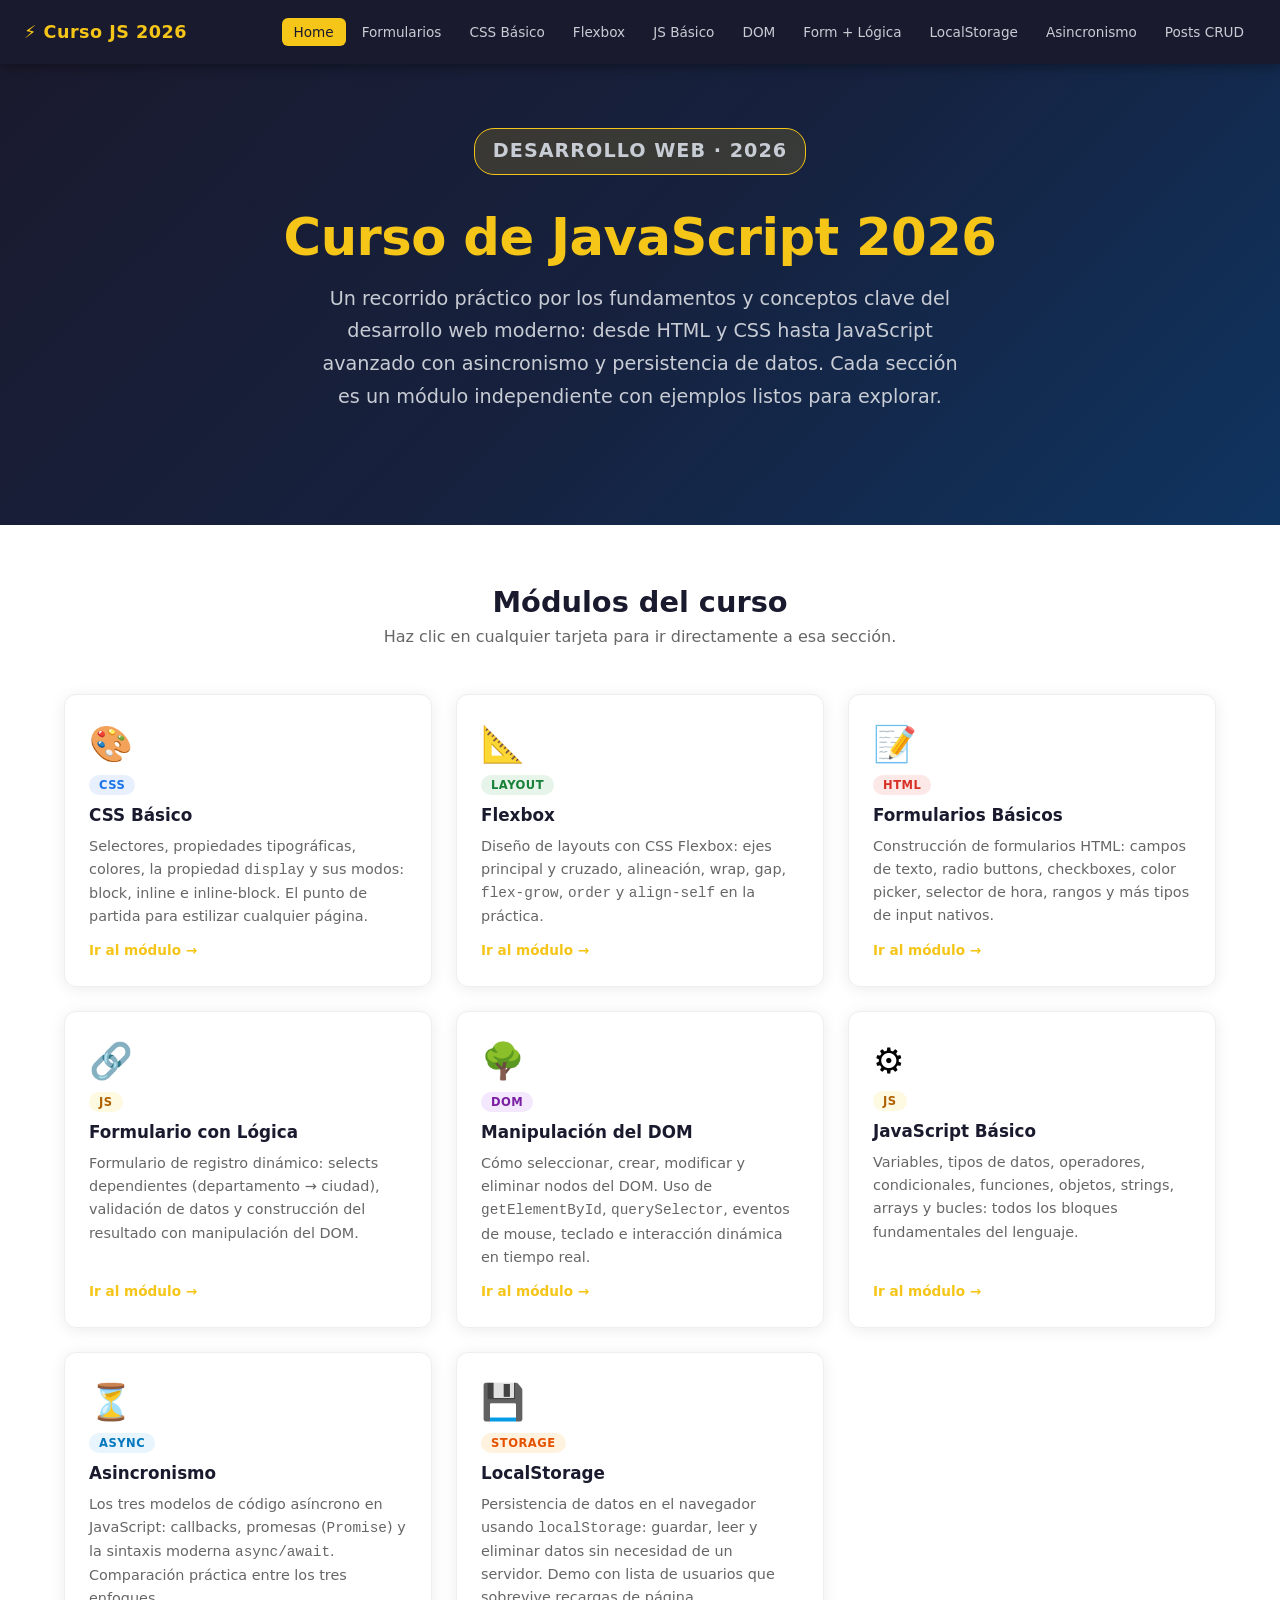
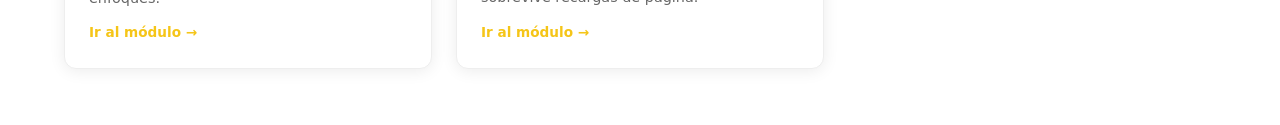
<file: html/index.html>
<!DOCTYPE html>
<html lang="es">

<head>
  <meta charset="UTF-8" />
  <meta name="viewport" content="width=device-width, initial-scale=1.0" />
  <title>Curso JavaScript 2026</title>
  <link rel="shortcut icon" href="../assets/img/logoUPB.png" type="image/png" />
  <link rel="stylesheet" href="../css/styles.css" />
</head>

<body>

  <nav class="main-nav">
    <div class="nav-container">
      <a class="nav-brand" href="index.html">⚡ Curso JS 2026</a>
      <ul class="nav-links">
        <li><a href="index.html" class="nav-link active">Home</a></li>
        <li><a href="forms-basics.html" class="nav-link">Formularios</a></li>
        <li><a href="css-basics.html" class="nav-link">CSS Básico</a></li>
        <li><a href="flexbox.html" class="nav-link">Flexbox</a></li>
        <li><a href="javascript-basics.html" class="nav-link">JS Básico</a></li>
        <li><a href="dom-manipulation.html" class="nav-link">DOM</a></li>
        <li><a href="form-logic-example.html" class="nav-link">Form + Lógica</a></li>
        <li><a href="local-storage.html" class="nav-link">LocalStorage</a></li>
        <li><a href="asincronismo.html" class="nav-link">Asincronismo</a></li>
        <li><a href="posts-crud.html" class="nav-link">Posts CRUD</a></li>
      </ul>
    </div>
  </nav>

  <section class="hero">
    <p class="hero-badge">Desarrollo Web · 2026</p>
    <h1>Curso de JavaScript 2026</h1>
    <p>
      Un recorrido práctico por los fundamentos y conceptos clave del desarrollo web moderno:
      desde HTML y CSS hasta JavaScript avanzado con asincronismo y persistencia de datos.
      Cada sección es un módulo independiente con ejemplos listos para explorar.
    </p>
  </section>

  <div class="sections-wrapper">
    <h2 class="sections-title">Módulos del curso</h2>
    <p class="sections-subtitle">Haz clic en cualquier tarjeta para ir directamente a esa sección.</p>

    <div class="sections-grid">

      <a class="section-card" href="css-basics.html">
        <span class="card-icon">🎨</span>
        <span class="card-tag tag-css">CSS</span>
        <h3>CSS Básico</h3>
        <p>
          Selectores, propiedades tipográficas, colores, la propiedad <code>display</code> y sus modos:
          block, inline e inline-block. El punto de partida para estilizar cualquier página.
        </p>
        <span class="card-arrow">Ir al módulo →</span>
      </a>

      <a class="section-card" href="flexbox.html">
        <span class="card-icon">📐</span>
        <span class="card-tag tag-layout">Layout</span>
        <h3>Flexbox</h3>
        <p>
          Diseño de layouts con CSS Flexbox: ejes principal y cruzado, alineación, wrap,
          gap, <code>flex-grow</code>, <code>order</code> y <code>align-self</code> en la práctica.
        </p>
        <span class="card-arrow">Ir al módulo →</span>
      </a>

      <a class="section-card" href="forms-basics.html">
        <span class="card-icon">📝</span>
        <span class="card-tag tag-html">HTML</span>
        <h3>Formularios Básicos</h3>
        <p>
          Construcción de formularios HTML: campos de texto, radio buttons, checkboxes,
          color picker, selector de hora, rangos y más tipos de input nativos.
        </p>
        <span class="card-arrow">Ir al módulo →</span>
      </a>

      <a class="section-card" href="form-logic-example.html">
        <span class="card-icon">🔗</span>
        <span class="card-tag tag-js">JS</span>
        <h3>Formulario con Lógica</h3>
        <p>
          Formulario de registro dinámico: selects dependientes (departamento → ciudad),
          validación de datos y construcción del resultado con manipulación del DOM.
        </p>
        <span class="card-arrow">Ir al módulo →</span>
      </a>

      <a class="section-card" href="dom-manipulation.html">
        <span class="card-icon">🌳</span>
        <span class="card-tag tag-dom">DOM</span>
        <h3>Manipulación del DOM</h3>
        <p>
          Cómo seleccionar, crear, modificar y eliminar nodos del DOM. Uso de
          <code>getElementById</code>, <code>querySelector</code>, eventos de mouse,
          teclado e interacción dinámica en tiempo real.
        </p>
        <span class="card-arrow">Ir al módulo →</span>
      </a>

      <a class="section-card" href="javascript-basics.html">
        <span class="card-icon">⚙️</span>
        <span class="card-tag tag-js">JS</span>
        <h3>JavaScript Básico</h3>
        <p>
          Variables, tipos de datos, operadores, condicionales, funciones, objetos,
          strings, arrays y bucles: todos los bloques fundamentales del lenguaje.
        </p>
        <span class="card-arrow">Ir al módulo →</span>
      </a>

      <a class="section-card" href="asincronismo.html">
        <span class="card-icon">⏳</span>
        <span class="card-tag tag-async">Async</span>
        <h3>Asincronismo</h3>
        <p>
          Los tres modelos de código asíncrono en JavaScript: callbacks, promesas
          (<code>Promise</code>) y la sintaxis moderna <code>async/await</code>.
          Comparación práctica entre los tres enfoques.
        </p>
        <span class="card-arrow">Ir al módulo →</span>
      </a>

      <a class="section-card" href="local-storage.html">
        <span class="card-icon">💾</span>
        <span class="card-tag tag-storage">Storage</span>
        <h3>LocalStorage</h3>
        <p>
          Persistencia de datos en el navegador usando <code>localStorage</code>:
          guardar, leer y eliminar datos sin necesidad de un servidor. Demo con lista
          de usuarios que sobrevive recargas de página.
        </p>
        <span class="card-arrow">Ir al módulo →</span>
      </a>

    </div>
  </div>

</body>

</html>
</file>
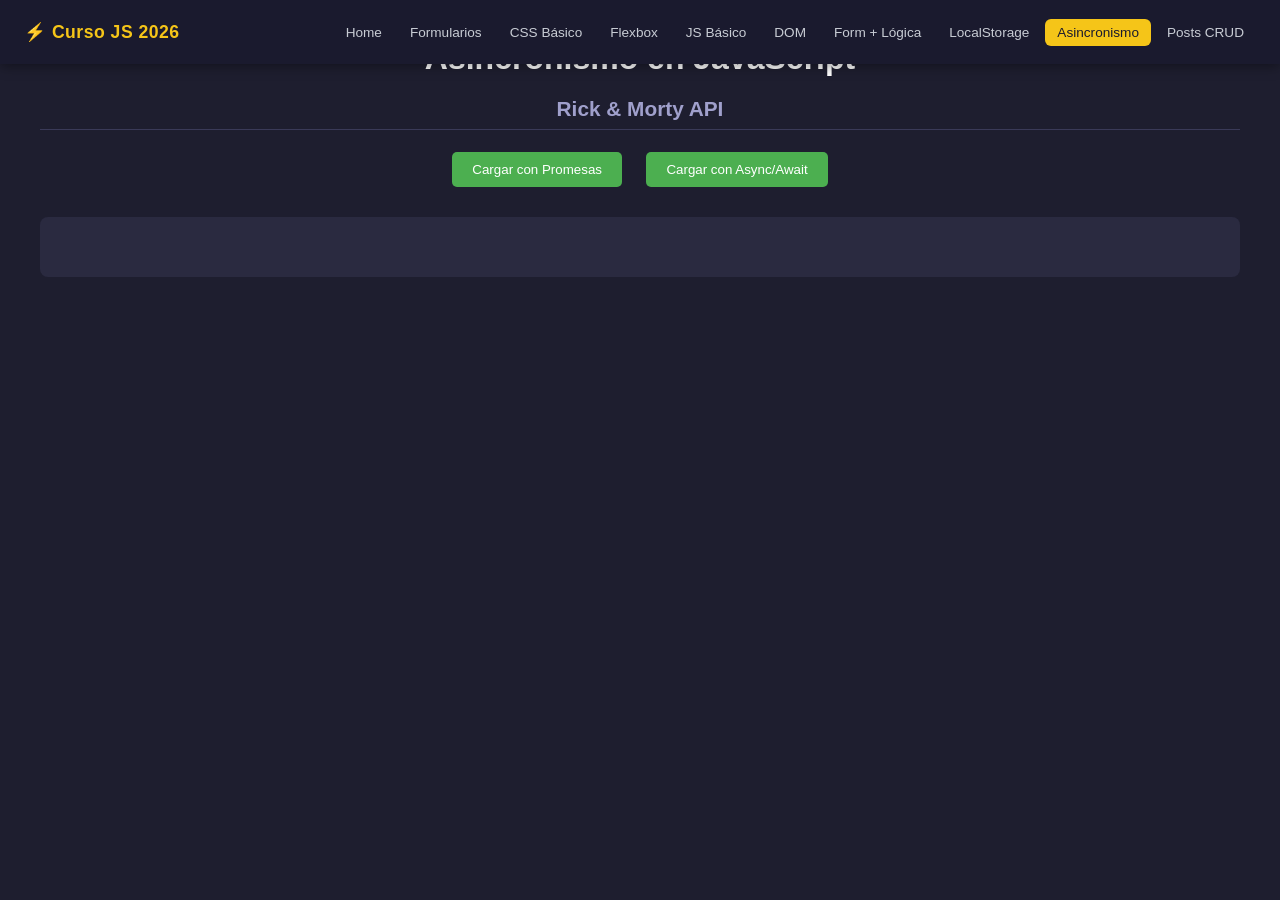
<file: html/asincronismo.html>
<!DOCTYPE html>
<html lang="es">

<head>
  <meta charset="UTF-8">
  <title>Asincronismo JS</title>
  <link rel="stylesheet" href="../css/styles.css">
  <link rel="stylesheet" href="../css/asincronismo.css">
</head>

<body>

  <nav class="main-nav">
    <div class="nav-container">
      <a class="nav-brand" href="index.html">⚡ Curso JS 2026</a>
      <ul class="nav-links">
        <li><a href="index.html" class="nav-link">Home</a></li>
        <li><a href="forms-basics.html" class="nav-link">Formularios</a></li>
        <li><a href="css-basics.html" class="nav-link">CSS Básico</a></li>
        <li><a href="flexbox.html" class="nav-link">Flexbox</a></li>
        <li><a href="javascript-basics.html" class="nav-link">JS Básico</a></li>
        <li><a href="dom-manipulation.html" class="nav-link">DOM</a></li>
        <li><a href="form-logic-example.html" class="nav-link">Form + Lógica</a></li>
        <li><a href="local-storage.html" class="nav-link">LocalStorage</a></li>
        <li><a href="asincronismo.html" class="nav-link active">Asincronismo</a></li>
        <li><a href="posts-crud.html" class="nav-link">Posts CRUD</a></li>
      </ul>
    </div>
  </nav>

  <h1>Asincronismo en JavaScript</h1>

  <section class="section">
    <h2 class="section-title">Rick &amp; Morty API</h2>
    <div class="container">
      <button id="btn-fetch-promise">Cargar con Promesas</button>
      <button id="btn-fetch-async">Cargar con Async/Await</button>
    </div>
    <div id="fetch-output"></div>
    <div id="cards-container" class="cards-grid"></div>
  </section>

  <script src="../js/asincronismo.js"></script>
</body>

</html>
</file>
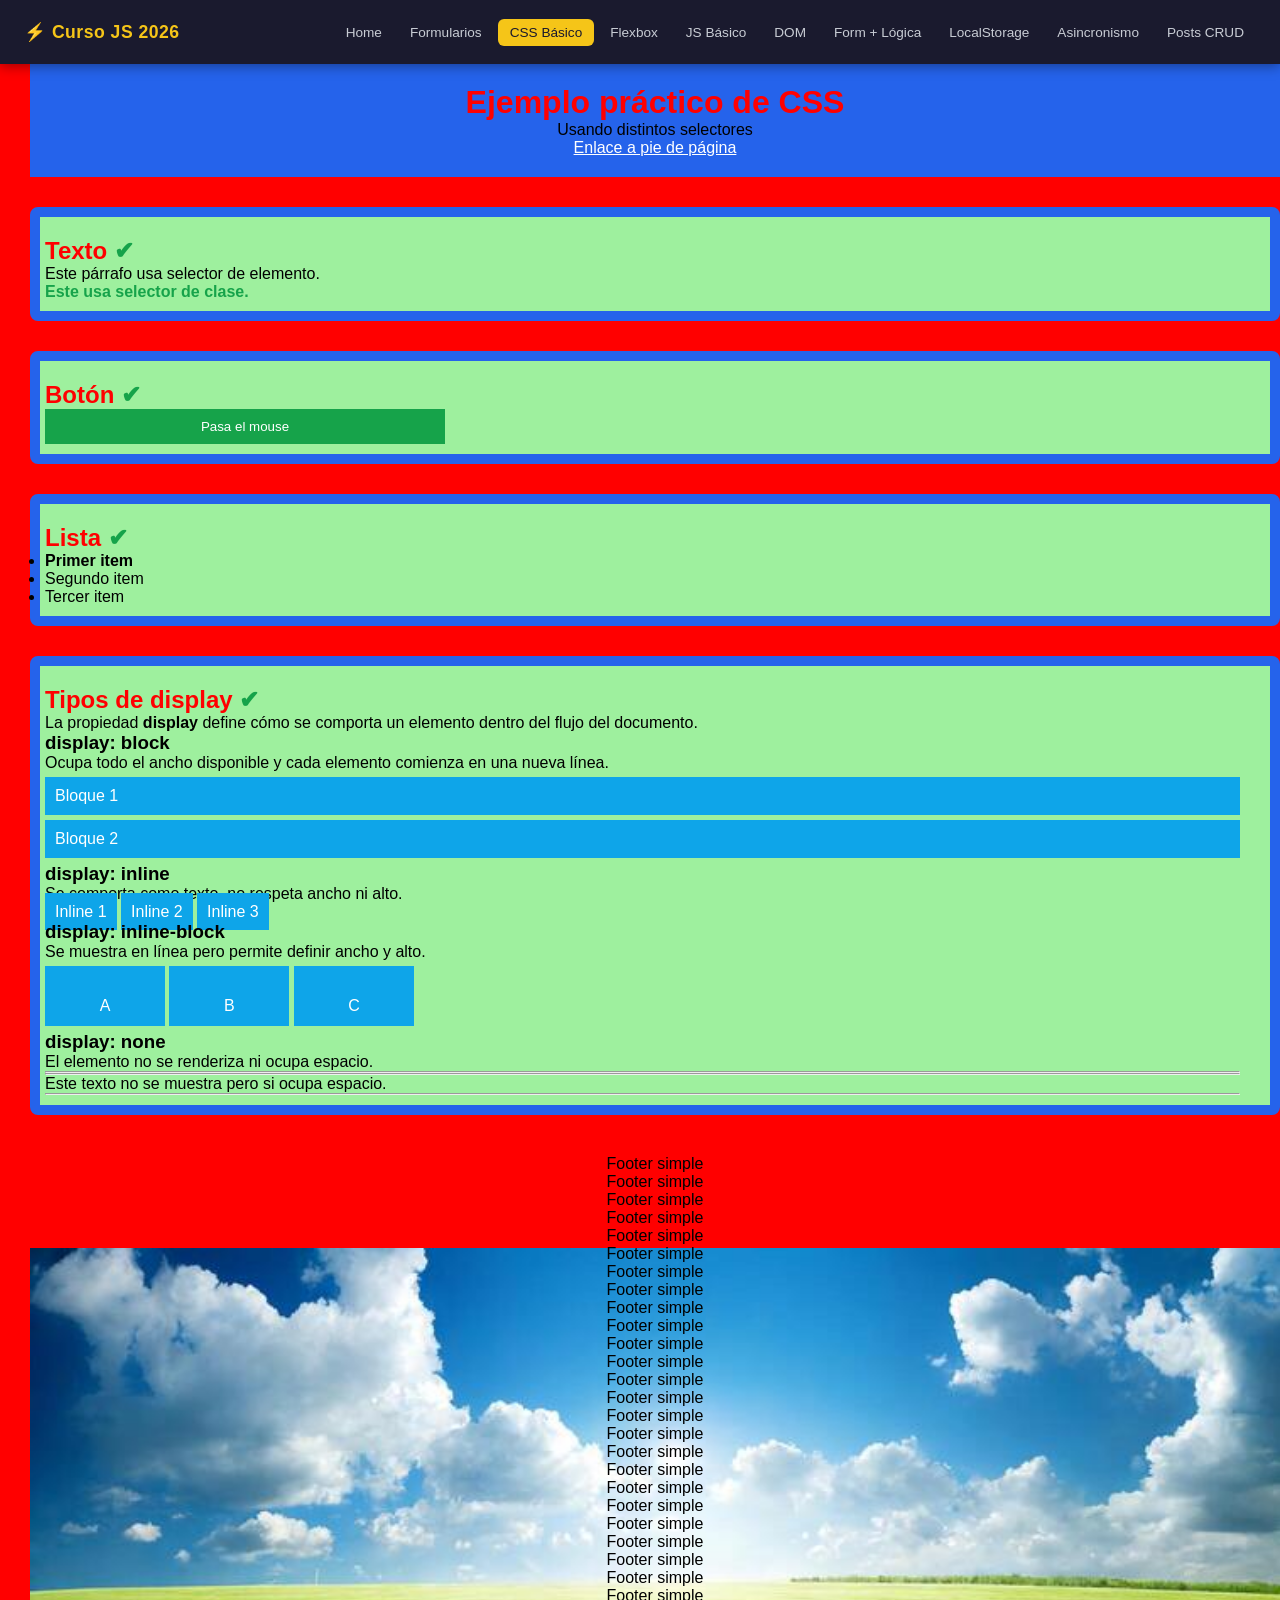
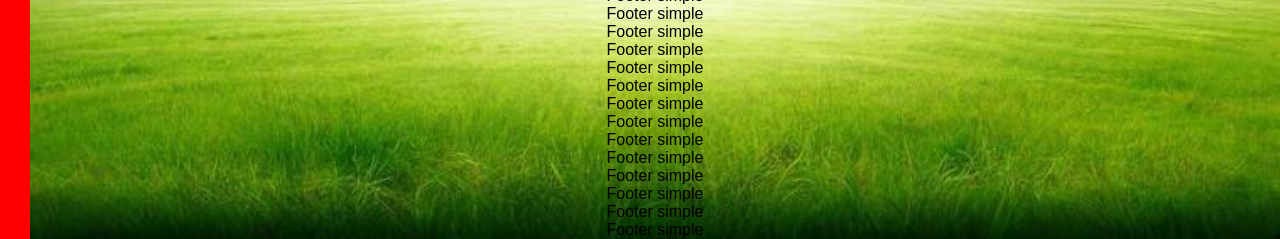
<file: html/css-basics.html>
<!doctype html>
<html lang="es">

<head>
  <meta charset="UTF-8" />
  <title>Ejemplo CSS y Selectores</title>
  <link rel="shortcut icon" href="../assets/img/logoUPB.png" type="image/png" />
  <link rel="stylesheet" href="../css/styles.css" />
  <link rel="stylesheet" href="../css/css-basics.css" />
</head>

<body>

  <nav class="main-nav">
    <div class="nav-container">
      <a class="nav-brand" href="index.html">⚡ Curso JS 2026</a>
      <ul class="nav-links">
        <li><a href="index.html" class="nav-link">Home</a></li>
        <li><a href="forms-basics.html" class="nav-link">Formularios</a></li>
        <li><a href="css-basics.html" class="nav-link active">CSS Básico</a></li>
        <li><a href="flexbox.html" class="nav-link">Flexbox</a></li>
        <li><a href="javascript-basics.html" class="nav-link">JS Básico</a></li>
        <li><a href="dom-manipulation.html" class="nav-link">DOM</a></li>
        <li><a href="form-logic-example.html" class="nav-link">Form + Lógica</a></li>
        <li><a href="local-storage.html" class="nav-link">LocalStorage</a></li>
        <li><a href="asincronismo.html" class="nav-link">Asincronismo</a></li>
        <li><a href="posts-crud.html" class="nav-link">Posts CRUD</a></li>
      </ul>
    </div>
  </nav>

  <header id="header">
    <h1>Ejemplo práctico de CSS</h1>
    <p>Usando distintos selectores</p>
    <a href="#piedepagina">Enlace a pie de página</a>
  </header>

  <main>
    <section class="card">
      <h2>Texto</h2>
      <p>Este párrafo usa selector de elemento.</p>
      <p class="highlight">Este usa selector de clase.</p>
    </section>

    <section class="card">
      <h2>Botón</h2>
      <button class="btn">Pasa el mouse</button>
    </section>

    <section class="card">
      <h2>Lista</h2>
      <ul>
        <li>Primer item</li>
        <li>Segundo item</li>
        <li>Tercer item</li>
      </ul>
    </section>

    <section class="card">
      <h2>Tipos de display</h2>
      <p>
        La propiedad <strong>display</strong> define cómo se comporta un
        elemento dentro del flujo del documento.
      </p>

      <h3>display: block</h3>
      <p>
        Ocupa todo el ancho disponible y cada elemento comienza en una nueva
        línea.
      </p>
      <div class="display-box display-block">Bloque 1</div>
      <div class="display-box display-block">Bloque 2</div>

      <h3>display: inline</h3>
      <p>Se comporta como texto, no respeta ancho ni alto.</p>
      <span class="display-box display-inline">Inline 1</span>
      <span class="display-box display-inline">Inline 2</span>
      <span class="display-box display-inline">Inline 3</span>

      <h3>display: inline-block</h3>
      <p>Se muestra en línea pero permite definir ancho y alto.</p>
      <div class="display-box display-inline-block">A</div>
      <div class="display-box display-inline-block">B</div>
      <div class="display-box display-inline-block">C</div>

      <h3>display: none</h3>
      <p>El elemento no se renderiza ni ocupa espacio.</p>
      <hr />
      <div class="display-box display-none">No visible</div>
      <hr />
      <p class="opacity">Este texto no se muestra pero si ocupa espacio.</p>
      <hr />
    </section>
  </main>

  <footer id="piedepagina">
    <p>Footer simple</p>
    <p>Footer simple</p>
    <p>Footer simple</p>
    <p>Footer simple</p>
    <p>Footer simple</p>
    <p>Footer simple</p>
    <p>Footer simple</p>
    <p>Footer simple</p>
    <p>Footer simple</p>
    <p>Footer simple</p>
    <p>Footer simple</p>
    <p>Footer simple</p>
    <p>Footer simple</p>
    <p>Footer simple</p>
    <p>Footer simple</p>
    <p>Footer simple</p>
    <p>Footer simple</p>
    <p>Footer simple</p>
    <p>Footer simple</p>
    <p>Footer simple</p>
    <p>Footer simple</p>
    <p>Footer simple</p>
    <p>Footer simple</p>
    <p>Footer simple</p>
    <p>Footer simple</p>
    <p>Footer simple</p>
    <p>Footer simple</p>
    <p>Footer simple</p>
    <p>Footer simple</p>
    <p>Footer simple</p>
    <p>Footer simple</p>
    <p>Footer simple</p>
    <p>Footer simple</p>
    <p>Footer simple</p>
    <p>Footer simple</p>
    <p>Footer simple</p>
    <p>Footer simple</p>
    <p>Footer simple</p>
  </footer>
</body>

</html>
</file>
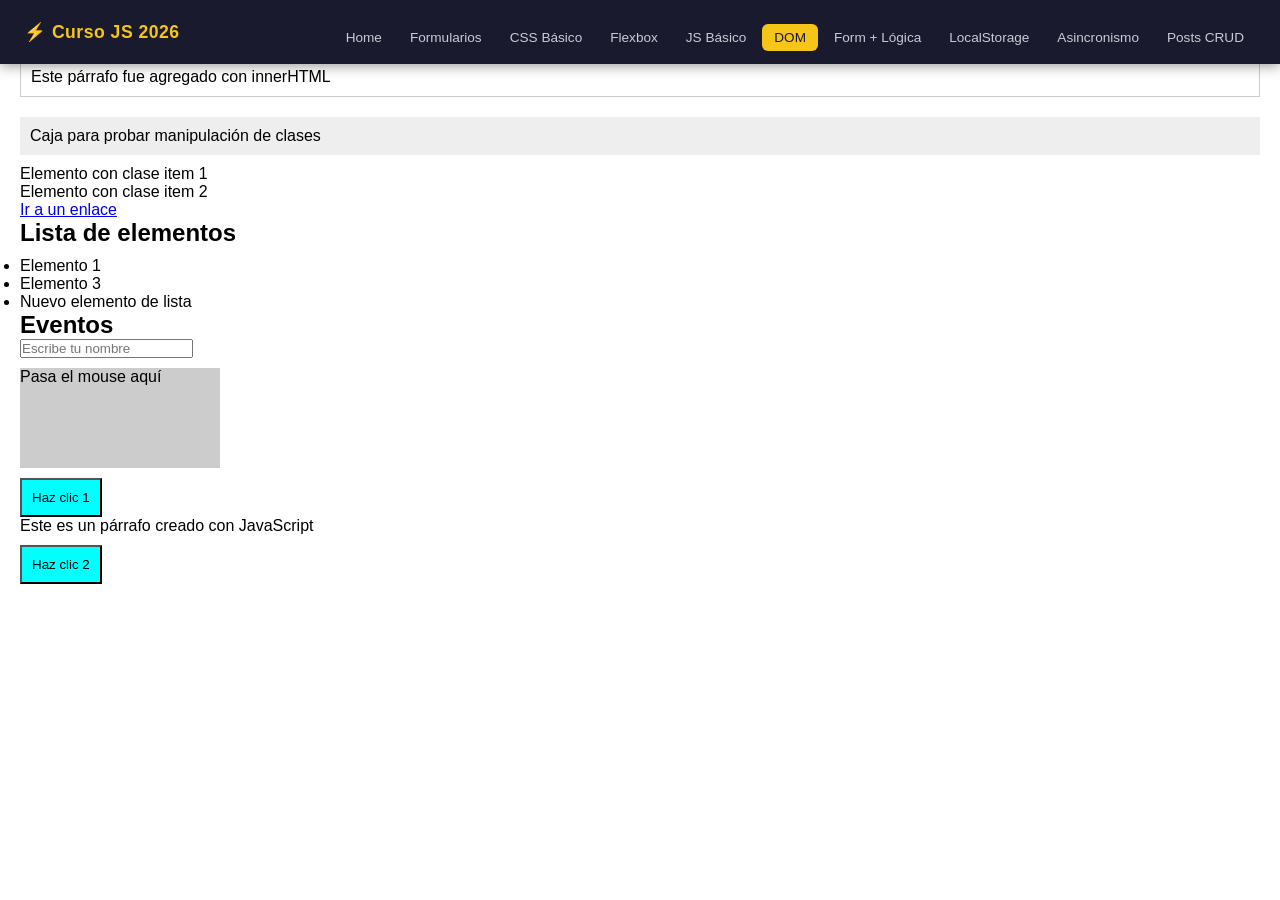
<file: html/dom-manipulation.html>
<!DOCTYPE html>
<html lang="es">

<head>
  <meta charset="UTF-8">
  <title>Ejemplos DOM</title>
  <link rel="stylesheet" href="../css/styles.css">
  <link rel="stylesheet" href="../css/dom-manipulation.css">
</head>

<body>

  <nav class="main-nav">
    <div class="nav-container">
      <a class="nav-brand" href="index.html">⚡ Curso JS 2026</a>
      <ul class="nav-links">
        <li><a href="index.html" class="nav-link">Home</a></li>
        <li><a href="forms-basics.html" class="nav-link">Formularios</a></li>
        <li><a href="css-basics.html" class="nav-link">CSS Básico</a></li>
        <li><a href="flexbox.html" class="nav-link">Flexbox</a></li>
        <li><a href="javascript-basics.html" class="nav-link">JS Básico</a></li>
        <li><a href="dom-manipulation.html" class="nav-link active">DOM</a></li>
        <li><a href="form-logic-example.html" class="nav-link">Form + Lógica</a></li>
        <li><a href="local-storage.html" class="nav-link">LocalStorage</a></li>
        <li><a href="asincronismo.html" class="nav-link">Asincronismo</a></li>
        <li><a href="posts-crud.html" class="nav-link">Posts CRUD</a></li>
      </ul>
    </div>
  </nav>

  <h1 id="titulo">Título original</h1>

  <div class="contenedor">
    <p>Este es un párrafo dentro del contenedor.</p>
  </div>

  <div class="caja">
    Caja para probar manipulación de clases
  </div>

  <p class="item">Elemento con clase item 1</p>
  <p class="item">Elemento con clase item 2</p>

  <a href="https://google.com.co">Ir a un enlace</a>

  <h2>Lista de elementos</h2>

  <ul id="lista">
    <li>Elemento 1</li>
    <li class="eliminar">Elemento 2 (se puede eliminar)</li>
    <li>Elemento 3</li>
  </ul>

  <h2>Eventos</h2>

  <!-- Evento input -->
  <input type="text" id="inputNombre" placeholder="Escribe tu nombre" />

  <p id="textoNombre"></p>

  <!-- Evento mouseover -->
  <div id="boxHover" class="boxHover">
    Pasa el mouse aquí
  </div>

  <button class="btn" onclick="cambiarTexto(event)">Haz clic 1</button>

  <!-- Archivo JS -->
  <script src="../js/dom-manipulation.js"></script>

</body>

</html>
</file>
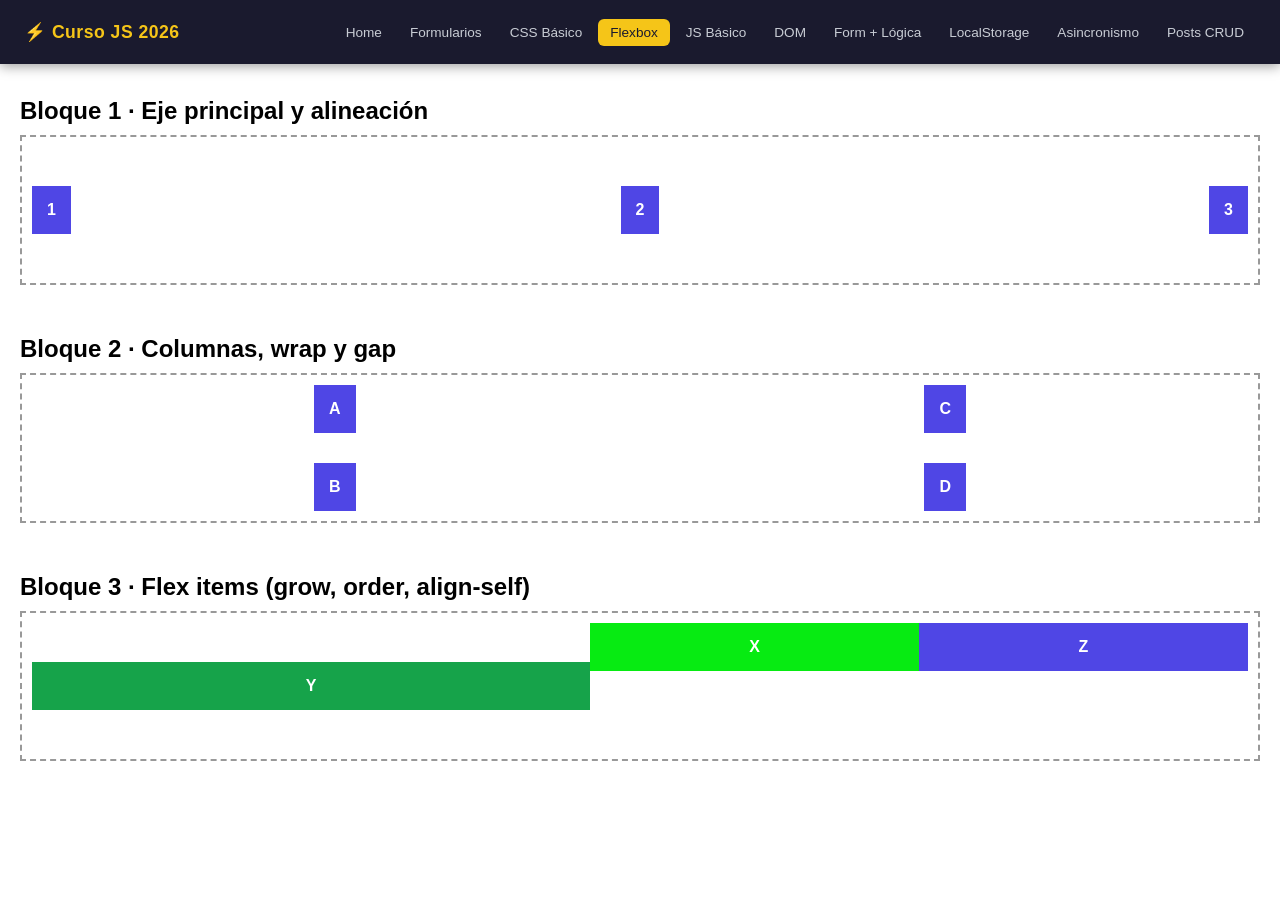
<file: html/flexbox.html>
<!doctype html>
<html lang="es">

<head>
  <meta charset="UTF-8" />
  <title>Ejercicio Flexbox</title>
  <link rel="shortcut icon" href="../assets/img/logoUPB.png" type="image/png" />
  <link rel="stylesheet" href="../css/styles.css" />
  <link rel="stylesheet" href="../css/flexbox.css" />
</head>

<body>

  <nav class="main-nav">
    <div class="nav-container">
      <a class="nav-brand" href="index.html">⚡ Curso JS 2026</a>
      <ul class="nav-links">
        <li><a href="index.html" class="nav-link">Home</a></li>
        <li><a href="forms-basics.html" class="nav-link">Formularios</a></li>
        <li><a href="css-basics.html" class="nav-link">CSS Básico</a></li>
        <li><a href="flexbox.html" class="nav-link active">Flexbox</a></li>
        <li><a href="javascript-basics.html" class="nav-link">JS Básico</a></li>
        <li><a href="dom-manipulation.html" class="nav-link">DOM</a></li>
        <li><a href="form-logic-example.html" class="nav-link">Form + Lógica</a></li>
        <li><a href="local-storage.html" class="nav-link">LocalStorage</a></li>
        <li><a href="asincronismo.html" class="nav-link">Asincronismo</a></li>
        <li><a href="posts-crud.html" class="nav-link">Posts CRUD</a></li>
      </ul>
    </div>
  </nav>

  <h1>Ejercicio práctico de Flexbox</h1>

  <!-- BLOQUE 1 -->
  <section>
    <h2>Bloque 1 · Eje principal y alineación</h2>
    <div class="contenedor contenedor-1">
      <div class="item">1</div>
      <div class="item">2</div>
      <div class="item">3</div>
    </div>
  </section>

  <!-- BLOQUE 2 -->
  <section>
    <h2>Bloque 2 · Columnas, wrap y gap</h2>
    <div class="contenedor contenedor-2">
      <div class="item">A</div>
      <div class="item">B</div>
      <div class="item">C</div>
      <div class="item">D</div>
    </div>
  </section>

  <!-- BLOQUE 3 -->
  <section>
    <h2>Bloque 3 · Flex items (grow, order, align-self)</h2>
    <div class="contenedor contenedor-3">
      <div class="item item-first">X</div>
      <div class="item especial">Y</div>
      <div class="item">Z</div>
    </div>
  </section>
</body>

</html>
</file>
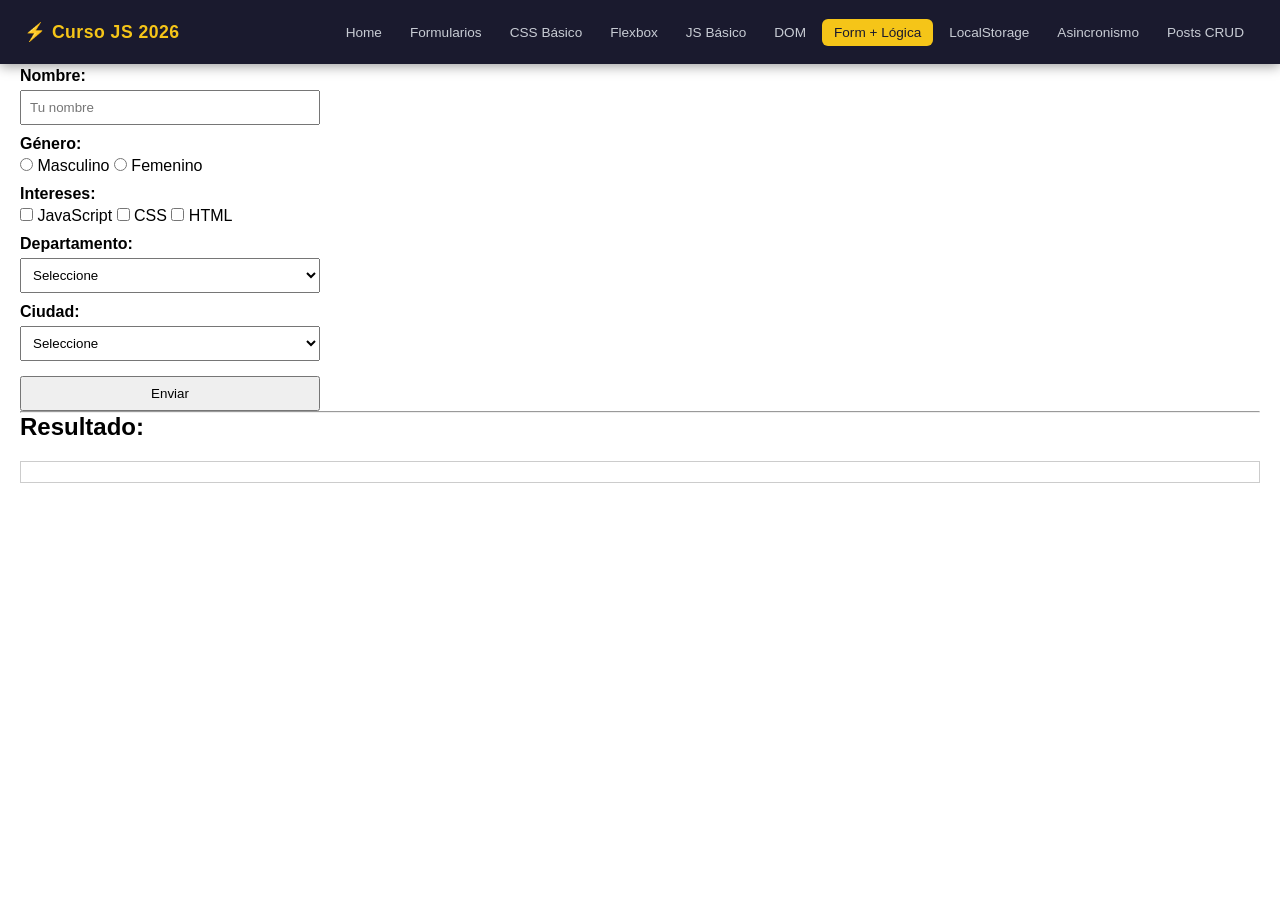
<file: html/form-logic-example.html>
<!DOCTYPE html>
<html lang="es">

<head>
  <meta charset="UTF-8">
  <title>Formulario DOM</title>
  <link rel="stylesheet" href="../css/styles.css">
  <link rel="stylesheet" href="../css/form-logic-example.css">
</head>

<body>

  <nav class="main-nav">
    <div class="nav-container">
      <a class="nav-brand" href="index.html">⚡ Curso JS 2026</a>
      <ul class="nav-links">
        <li><a href="index.html" class="nav-link">Home</a></li>
        <li><a href="forms-basics.html" class="nav-link">Formularios</a></li>
        <li><a href="css-basics.html" class="nav-link">CSS Básico</a></li>
        <li><a href="flexbox.html" class="nav-link">Flexbox</a></li>
        <li><a href="javascript-basics.html" class="nav-link">JS Básico</a></li>
        <li><a href="dom-manipulation.html" class="nav-link">DOM</a></li>
        <li><a href="form-logic-example.html" class="nav-link active">Form + Lógica</a></li>
        <li><a href="local-storage.html" class="nav-link">LocalStorage</a></li>
        <li><a href="asincronismo.html" class="nav-link">Asincronismo</a></li>
        <li><a href="posts-crud.html" class="nav-link">Posts CRUD</a></li>
      </ul>
    </div>
  </nav>

  <h1>Registro de Usuario</h1>

  <form id="formulario">

    <!-- TEXT -->
    <label>Nombre:</label>
    <input type="text" id="nombre" placeholder="Tu nombre" />

    <!-- RADIO -->
    <label>Género:</label>
    <div>
      <input type="radio" name="genero" value="Masculino"> Masculino
      <input type="radio" name="genero" value="Femenino"> Femenino
    </div>

    <!-- CHECKBOX -->
    <label>Intereses:</label>
    <div>
      <input type="checkbox" name="intereses" value="JS"> JavaScript
      <input type="checkbox" name="intereses" value="CSS"> CSS
      <input type="checkbox" name="intereses" value="HTML"> HTML
    </div>

    <!-- SELECT DEPARTAMENTO -->
    <label>Departamento:</label>
    <select id="departamento">
      <option value="">Seleccione</option>
    </select>

    <!-- SELECT CIUDAD -->
    <label>Ciudad:</label>
    <select id="ciudad">
      <option value="">Seleccione</option>
    </select>

    <!-- SUBMIT -->
    <button type="submit">Enviar</button>

  </form>

  <hr>

  <h2>Resultado:</h2>
  <div id="resultado"></div>

  <script src="../js/form-logic-example.js"></script>
</body>

</html>
</file>
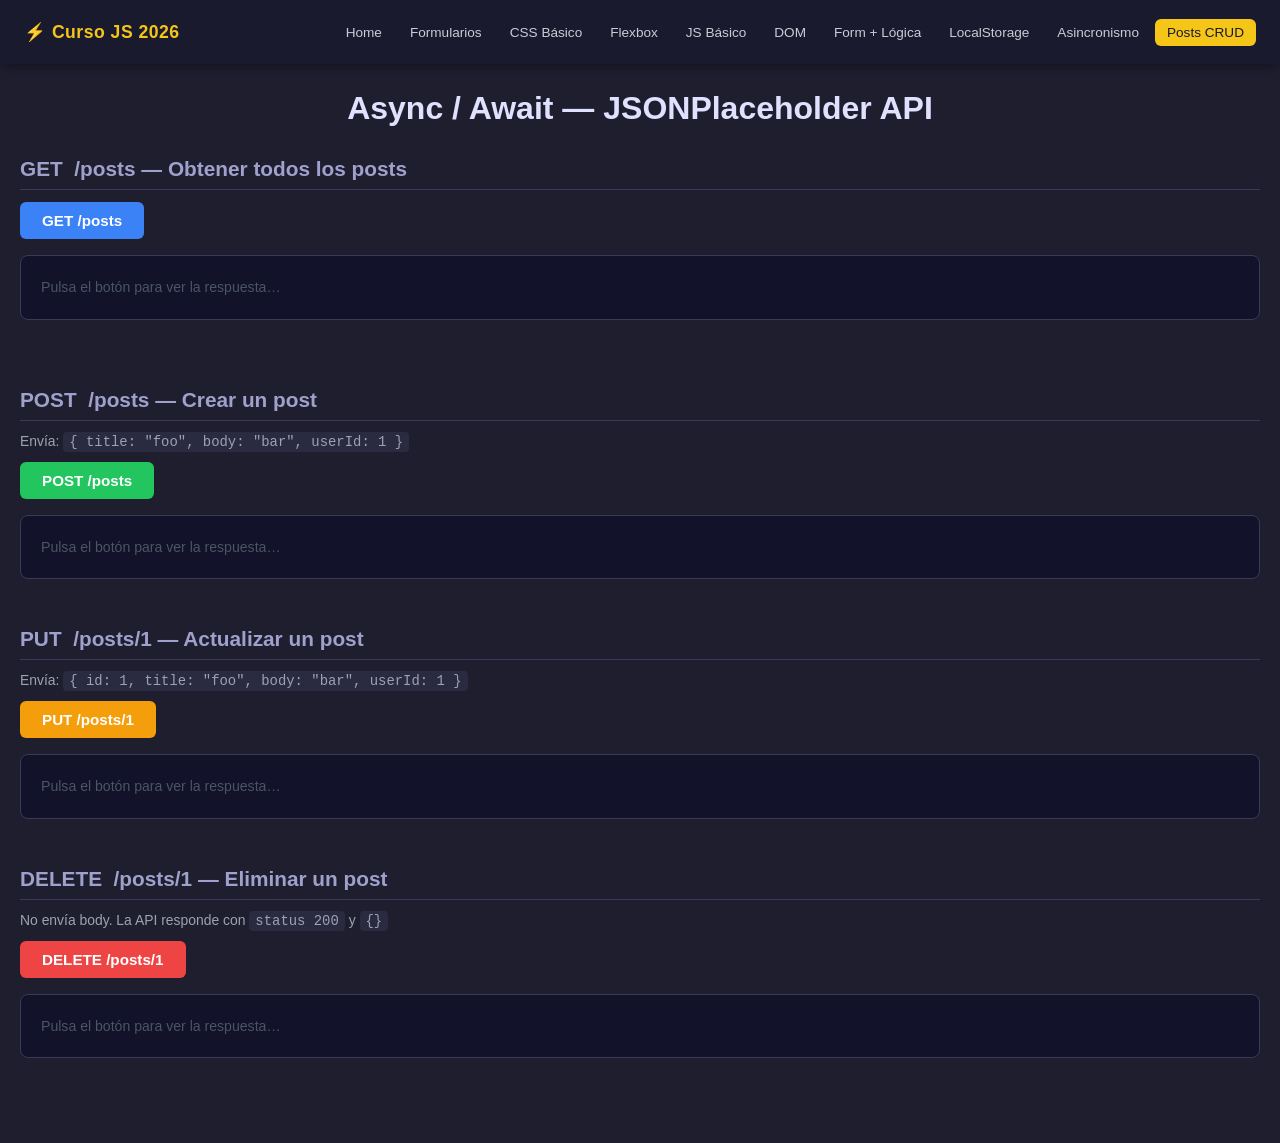
<file: html/posts-crud.html>
<!DOCTYPE html>
<html lang="es">

<head>
    <meta charset="UTF-8">
    <meta name="viewport" content="width=device-width, initial-scale=1.0">
    <title>Async / Await — JSONPlaceholder</title>
    <link rel="stylesheet" href="../css/styles.css">
    <link rel="stylesheet" href="../css/posts-crud.css">
</head>

<body>

    <nav class="main-nav">
        <div class="nav-container">
            <a class="nav-brand" href="index.html">⚡ Curso JS 2026</a>
            <ul class="nav-links">
                <li><a href="index.html" class="nav-link">Home</a></li>
                <li><a href="forms-basics.html" class="nav-link">Formularios</a></li>
                <li><a href="css-basics.html" class="nav-link">CSS Básico</a></li>
                <li><a href="flexbox.html" class="nav-link">Flexbox</a></li>
                <li><a href="javascript-basics.html" class="nav-link">JS Básico</a></li>
                <li><a href="dom-manipulation.html" class="nav-link">DOM</a></li>
                <li><a href="form-logic-example.html" class="nav-link">Form + Lógica</a></li>
                <li><a href="local-storage.html" class="nav-link">LocalStorage</a></li>
                <li><a href="asincronismo.html" class="nav-link">Asincronismo</a></li>
                <li><a href="posts-crud.html" class="nav-link active">Posts CRUD</a></li>
            </ul>
        </div>
    </nav>

    <h1>Async / Await — JSONPlaceholder API</h1>

    <!-- ══════════════════════════════════════
       GET /posts
  ═══════════════════════════════════════════ -->
    <section class="section">
        <h2 class="section-title">GET &nbsp;/posts — Obtener todos los posts</h2>
        <div class="btn-group">
            <button id="btn-get" class="btn-get">GET /posts</button>
        </div>
        <div class="result-box" id="result-get">
            <span style="color:#4b5563">Pulsa el botón para ver la respuesta…</span>
        </div>
        <div class="posts-grid" id="posts-grid"></div>
    </section>

    <!-- ══════════════════════════════════════
       POST /posts
  ═══════════════════════════════════════════ -->
    <section class="section">
        <h2 class="section-title">POST &nbsp;/posts — Crear un post</h2>
        <p style="color:#9ca3af; font-size:0.87rem; margin-bottom:12px;">
            Envía: <code
                style="background:#2a2a40;padding:2px 6px;border-radius:4px;">{ title: "foo", body: "bar", userId: 1 }</code>
        </p>
        <div class="btn-group">
            <button id="btn-post" class="btn-post">POST /posts</button>
        </div>
        <div class="result-box" id="result-post">
            <span style="color:#4b5563">Pulsa el botón para ver la respuesta…</span>
        </div>
    </section>

    <!-- ══════════════════════════════════════
       PUT /posts/1
  ═══════════════════════════════════════════ -->
    <section class="section">
        <h2 class="section-title">PUT &nbsp;/posts/1 — Actualizar un post</h2>
        <p style="color:#9ca3af; font-size:0.87rem; margin-bottom:12px;">
            Envía: <code
                style="background:#2a2a40;padding:2px 6px;border-radius:4px;">{ id: 1, title: "foo", body: "bar", userId: 1 }</code>
        </p>
        <div class="btn-group">
            <button id="btn-put" class="btn-put">PUT /posts/1</button>
        </div>
        <div class="result-box" id="result-put">
            <span style="color:#4b5563">Pulsa el botón para ver la respuesta…</span>
        </div>
    </section>

    <!-- ══════════════════════════════════════
       DELETE /posts/1
  ═══════════════════════════════════════════ -->
    <section class="section">
        <h2 class="section-title">DELETE &nbsp;/posts/1 — Eliminar un post</h2>
        <p style="color:#9ca3af; font-size:0.87rem; margin-bottom:12px;">
            No envía body. La API responde con <code
                style="background:#2a2a40;padding:2px 6px;border-radius:4px;">status 200</code> y <code
                style="background:#2a2a40;padding:2px 6px;border-radius:4px;">{}</code>
        </p>
        <div class="btn-group">
            <button id="btn-delete" class="btn-delete">DELETE /posts/1</button>
        </div>
        <div class="result-box" id="result-delete">
            <span style="color:#4b5563">Pulsa el botón para ver la respuesta…</span>
        </div>
    </section>

    <script src="../js/posts-crud.js"></script>
</body>

</html>
</file>
<file: css/styles.css>
/* ===========================
   NAVEGACIÓN GLOBAL
   =========================== */

* {
  box-sizing: border-box;
  margin: 0;
  padding: 0;
}

body {
  padding-top: 64px;
  font-family:
    "Segoe UI",
    system-ui,
    -apple-system,
    sans-serif;
}

.main-nav {
  position: fixed;
  top: 0;
  left: 0;
  right: 0;
  z-index: 1000;
  background: #1a1a2e;
  box-shadow: 0 2px 12px rgba(0, 0, 0, 0.4);
}

.nav-container {
  width: 100%;
  max-width: 1400px;
  margin: 0 auto;
  padding: 0 24px;
  display: flex;
  align-items: center;
  justify-content: space-between;
  height: 64px;
  gap: 32px;
}

.nav-brand {
  font-size: 1.1rem;
  font-weight: 700;
  color: #f5c518;
  text-decoration: none;
  letter-spacing: 0.5px;
  white-space: nowrap;
  flex-shrink: 0;
}

.nav-brand:hover {
  color: #ffd740;
}

.nav-links {
  list-style: none;
  display: flex;
  align-items: center;
  gap: 4px;
  flex-wrap: wrap;
}

.nav-link {
  display: inline-block;
  padding: 6px 12px;
  border-radius: 6px;
  font-size: 0.85rem;
  font-weight: 500;
  color: #c8ccd4;
  text-decoration: none;
  transition:
    background 0.2s,
    color 0.2s;
  white-space: nowrap;
}

.nav-link:hover {
  background: #16213e;
  color: #f5c518;
}

.nav-link.active {
  background: #f5c518;
  color: #1a1a2e;
}

/* ===========================
   RESPONSIVE — MOBILE NAV
   =========================== */

@media (max-width: 640px) {
  body {
    padding-top: 0;
  }

  .main-nav {
    position: static;
  }

  .nav-container {
    height: auto;
    flex-direction: column;
    align-items: flex-start;
    gap: 8px;
    padding: 12px 16px;
  }

  .nav-links {
    gap: 4px;
  }

  .nav-link {
    font-size: 0.8rem;
    padding: 5px 10px;
  }
}

/* ===========================
   ESTILOS PÁGINA INDEX
   =========================== */

.hero {
  background: linear-gradient(135deg, #1a1a2e 0%, #16213e 50%, #0f3460 100%);
  color: #fff;
  padding: 64px 24px 80px;
  text-align: center;
}

.hero h1 {
  font-size: clamp(2rem, 5vw, 3.2rem);
  color: #f5c518;
  margin-bottom: 16px;
  letter-spacing: -0.5px;
}

.hero p {
  font-size: clamp(1rem, 2.5vw, 1.2rem);
  color: #c8ccd4;
  max-width: 640px;
  margin: 0 auto 32px;
  line-height: 1.7;
}

.hero-badge {
  display: inline-block;
  background: rgba(245, 197, 24, 0.15);
  border: 1px solid #f5c518;
  color: #f5c518;
  padding: 6px 18px;
  border-radius: 20px;
  font-size: 0.85rem;
  font-weight: 600;
  letter-spacing: 1px;
  text-transform: uppercase;
}

.sections-wrapper {
  max-width: 1200px;
  margin: 0 auto;
  padding: 60px 24px;
}

.sections-title {
  text-align: center;
  font-size: 1.8rem;
  color: #1a1a2e;
  margin-bottom: 8px;
}

.sections-subtitle {
  text-align: center;
  color: #666;
  margin-bottom: 48px;
  font-size: 1rem;
}

.sections-grid {
  display: grid;
  grid-template-columns: repeat(auto-fill, minmax(280px, 1fr));
  gap: 24px;
}

.section-card {
  background: #fff;
  border-radius: 12px;
  padding: 28px 24px;
  box-shadow: 0 2px 16px rgba(0, 0, 0, 0.08);
  border: 1px solid #eee;
  transition:
    transform 0.2s,
    box-shadow 0.2s;
  text-decoration: none;
  color: inherit;
  display: flex;
  flex-direction: column;
  gap: 10px;
}

.section-card:hover {
  transform: translateY(-4px);
  box-shadow: 0 8px 32px rgba(0, 0, 0, 0.14);
}

.card-icon {
  font-size: 2.2rem;
}

.card-tag {
  display: inline-block;
  padding: 3px 10px;
  border-radius: 12px;
  font-size: 0.72rem;
  font-weight: 700;
  text-transform: uppercase;
  letter-spacing: 0.5px;
  align-self: flex-start;
}

.tag-css {
  background: #e8f0fe;
  color: #1a73e8;
}
.tag-html {
  background: #fce8e6;
  color: #d93025;
}
.tag-js {
  background: #fef9e1;
  color: #b06000;
}
.tag-layout {
  background: #e6f4ea;
  color: #188038;
}
.tag-dom {
  background: #f3e8fd;
  color: #7b1fa2;
}
.tag-async {
  background: #e8f5fd;
  color: #0277bd;
}
.tag-storage {
  background: #fff3e0;
  color: #e65100;
}

.section-card h3 {
  font-size: 1.05rem;
  color: #1a1a2e;
  margin: 0;
}

.section-card p {
  font-size: 0.9rem;
  color: #666;
  line-height: 1.6;
  margin: 0;
  flex-grow: 1;
}

.card-arrow {
  font-size: 0.85rem;
  color: #f5c518;
  font-weight: 600;
  margin-top: 4px;
}
</file>
<file: css/asincronismo.css>
body {
  font-family: Arial, sans-serif;
  background: #1e1e2f;
  color: white;
  text-align: center;
  padding: 40px;
}

h1 {
  margin-bottom: 20px;
}

/* ======================================================
   SECCIONES
====================================================== */

.section {
  margin-bottom: 40px;
}

.section-title {
  font-size: 1.3rem;
  color: #a0a0cc;
  margin-bottom: 12px;
  border-bottom: 1px solid #3a3a58;
  padding-bottom: 8px;
}

.container {
  margin-bottom: 20px;
}

button {
  margin: 10px;
  padding: 10px 20px;
  border: none;
  background: #4caf50;
  color: white;
  cursor: pointer;
  border-radius: 5px;
}

button:hover {
  background: #45a049;
}

#fetch-output {
  margin-top: 20px;
  padding: 20px;
  background: #2a2a40;
  border-radius: 8px;
  min-height: 60px;
  text-align: left;
}

/* ======================================================
   CARDS — Rick & Morty
====================================================== */

.cards-grid {
  display: grid;
  grid-template-columns: repeat(auto-fill, minmax(200px, 1fr));
  gap: 20px;
  margin-top: 24px;
  text-align: left;
}

.card {
  background: #2a2a40;
  border-radius: 10px;
  overflow: hidden;
  transition: transform 0.2s;
}

.card:hover {
  transform: translateY(-4px);
}

.card img {
  width: 100%;
  display: block;
}

.card-body {
  padding: 12px;
}

.card-body h3 {
  margin: 0 0 8px;
  font-size: 1rem;
  color: #ffffff;
}

.card-body p {
  margin: 4px 0;
  font-size: 0.82rem;
  color: #a0a0cc;
}

/* Estado del personaje */
.status {
  display: flex;
  align-items: center;
  gap: 6px;
  font-weight: bold;
}

.status-dot {
  width: 10px;
  height: 10px;
  border-radius: 50%;
  display: inline-block;
  flex-shrink: 0;
}

.status.alive .status-dot {
  background: #4caf50;
}
.status.alive {
  color: #4caf50;
}

.status.dead .status-dot {
  background: #f44336;
}
.status.dead {
  color: #f44336;
}

.status.unknown .status-dot {
  background: #9e9e9e;
}
.status.unknown {
  color: #9e9e9e;
}
</file>
<file: css/css-basics.css>
/* Selector universal */
* {
  box-sizing: border-box;
}

/* Selector de elemento */
body {
  font-family: Arial, sans-serif;
  background-color: red;
  margin-left: 30px;
}

p {
  color: black;
}

/* Selector múltiple */
h1,
h2 {
  color: red;
}

/* Selector de ID */
#header {
  background-color: #2563eb;
  color: white;
  padding: 20px;
  text-align: center;
}

/* Selector de clase */
.card {
  background-color: rgb(158, 240, 158);
  margin-top: 30px;
  margin-bottom: 20px;
  border: 10px solid #2563eb;
  padding: 20px 30px 10px 5px;
  border-radius: 8px;
}

h2,
p {
  margin: 0px;
}

a {
  color: #fff;
}

.highlight {
  color: #16a34a;
  font-weight: bold;
}

/* Pseudo-clase */
.btn {
  padding: 10px 14px;
  border: none;
  background-color: #16a34a;
  color: white;
  cursor: pointer;
  width: 400px;
}

.btn:hover {
  background-color: #15803d;
}

/* Pseudo-clase estructural */
li:first-child {
  font-weight: bold;
}

/* Pseudo-elemento */
h2::after {
  content: " ✔";
  color: #16a34a;
}

/* Selector de elemento */
footer {
  text-align: center;
  margin-top: 40px;
  background-image: url(../img/landscape.jpg);
  background-repeat: no-repeat;
  background-size: contain;
  background-position: bottom;
}

/* =========================
   DISPLAY BÁSICO
========================= */

.display-box {
  background-color: #0ea5e9;
  color: white;
  padding: 10px;
  margin: 5px 0;
}

/* block */
.display-block {
  display: block;
}

/* inline */
.display-inline {
  display: inline;
}

/* inline-block */
.display-inline-block {
  display: inline-block;
  width: 120px;
  height: 60px;
  line-height: 60px;
  text-align: center;
}

/* none */
.display-none {
  display: none;
}

.opacity {
  opacity: 1;
}
</file>
<file: css/dom-manipulation.css>
body {
  font-family: Arial, sans-serif;
  padding: 20px;
}

.contenedor {
  border: 1px solid #ccc;
  padding: 10px;
  margin-bottom: 20px;
}

.caja {
  padding: 10px;
  background: #eee;
  margin-bottom: 10px;
}

.destacada {
  background: yellow;
}

.btn {
  padding: 10px;
  cursor: pointer;
  margin-top: 10px;
  background-color: aqua;
}

ul {
  margin-top: 10px;
}

.boxHover {
  width: 200px;
  height: 100px;
  background-color: #ccc;
  margin-top: 10px;
}
</file>
<file: css/flexbox.css>
/* ESTILOS GENERALES */
body {
  font-family: Arial, sans-serif;
  padding: 20px;
}

h1 {
  margin-bottom: 40px;
}

section {
  margin-bottom: 50px;
}

h2 {
  margin-bottom: 10px;
}

/* CONTENEDORES */
.contenedor {
  display: flex; /* Activa Flexbox */
  border: 2px dashed #999;
  padding: 10px;
  height: 150px;
}

/* ITEMS */
.item {
  background: #4f46e5;
  color: white;
  padding: 15px;
  font-weight: bold;
  text-align: center;
}

/* =========================
   BLOQUE 1
   ========================= */

.contenedor-1 {
  flex-direction: row; /* Eje principal horizontal */
  justify-content: space-between; /* Espacio entre elementos respecto al eje principal (horizontal) */
  align-items: center; /* Alineación entre elementos respecto al eje transversal (vertical) */
}

/* =========================
   BLOQUE 2
   ========================= */

.contenedor-2 {
  flex-direction: column; /* Eje principal vertical */
  flex-wrap: wrap; /* Permite salto de línea */
  gap: 5px; /* Espacio entre items */
  justify-content: space-between; /* Espacio entre elementos respecto al eje principal (vertical) */
  align-items: center; /* Alineación entre elementos respecto al eje transversal (horizontal) */
}

/* =========================
   BLOQUE 3
   ========================= */

.contenedor-3 {
  align-items: flex-start;
}

.contenedor-3 .item {
  flex: 1 1 100px; /* grow | shrink | basis */
}

.item-first {
  background: #07eb12;
  color: white;
  padding: 15px;
  font-weight: bold;
  text-align: center;
}

.contenedor-3 .especial {
  flex-grow: 2; /* Crece más que los demás */
  order: -1; /* Cambia el orden visual */
  align-self: center; /* Alineación individual */
  background: #16a34a;
}
</file>
<file: css/form-logic-example.css>
body {
  font-family: Arial, sans-serif;
  padding: 20px;
}

form {
  display: flex;
  flex-direction: column;
  max-width: 300px;
}

label {
  margin-top: 10px;
  font-weight: bold;
}

input,
select,
button {
  margin-top: 5px;
  padding: 8px;
}

button {
  margin-top: 15px;
  cursor: pointer;
}

#resultado {
  margin-top: 20px;
  padding: 10px;
  border: 1px solid #ccc;
}
</file>
<file: css/posts-crud.css>
body {
  font-family: Arial, sans-serif;
  background: #1e1e2f;
  color: white;
  padding: 40px 20px;
}

h1 {
  margin-top: 50px;
  text-align: center;
  margin-bottom: 30px;
  color: #e0e0ff;
}

/* ======================================================
   SECCIONES
====================================================== */

.section {
  margin-bottom: 48px;
}

.section-title {
  font-size: 1.3rem;
  color: #a0a0cc;
  margin-bottom: 12px;
  border-bottom: 1px solid #3a3a58;
  padding-bottom: 8px;
}

/* ======================================================
   BOTONES
====================================================== */

.btn-group {
  display: flex;
  flex-wrap: wrap;
  gap: 10px;
  margin-bottom: 16px;
}

button {
  padding: 10px 22px;
  border: none;
  color: white;
  cursor: pointer;
  border-radius: 6px;
  font-size: 0.95rem;
  font-weight: bold;
  transition:
    opacity 0.2s,
    transform 0.1s;
}

button:hover {
  opacity: 0.85;
  transform: translateY(-1px);
}

button:active {
  transform: translateY(0);
}

.btn-get {
  background: #3b82f6;
}
.btn-post {
  background: #22c55e;
}
.btn-put {
  background: #f59e0b;
}
.btn-delete {
  background: #ef4444;
}

/* ======================================================
   ÁREA DE RESULTADO
====================================================== */

.result-box {
  background: #12122a;
  border: 1px solid #3a3a58;
  border-radius: 8px;
  padding: 20px;
  min-height: 60px;
  font-size: 0.88rem;
  line-height: 1.6;
}

.result-box pre {
  margin: 0;
  white-space: pre-wrap;
  word-break: break-word;
  color: #c3f6c8;
}

.result-box .label {
  display: inline-block;
  font-size: 0.75rem;
  font-weight: bold;
  padding: 2px 8px;
  border-radius: 4px;
  margin-bottom: 10px;
}

.label-get {
  background: #3b82f6;
  color: #fff;
}
.label-post {
  background: #22c55e;
  color: #fff;
}
.label-put {
  background: #f59e0b;
  color: #000;
}
.label-delete {
  background: #ef4444;
  color: #fff;
}
.label-error {
  background: #991b1b;
  color: #fca5a5;
}

/* ======================================================
   GRID DE POSTS (GET /posts)
====================================================== */

.posts-grid {
  display: grid;
  grid-template-columns: repeat(auto-fill, minmax(260px, 1fr));
  gap: 16px;
  margin-top: 20px;
}

.post-card {
  background: #2a2a40;
  border-radius: 10px;
  padding: 16px;
  border-left: 4px solid #3b82f6;
  transition: transform 0.2s;
}

.post-card:hover {
  transform: translateY(-3px);
}

.post-card .post-id {
  font-size: 0.75rem;
  color: #6b7280;
  margin-bottom: 6px;
}

.post-card h3 {
  font-size: 0.95rem;
  color: #e0e0ff;
  margin-bottom: 8px;
  text-transform: capitalize;
}

.post-card p {
  font-size: 0.82rem;
  color: #9ca3af;
  line-height: 1.5;
}

/* ======================================================
   LOADING SPINNER
====================================================== */

.loading {
  display: flex;
  align-items: center;
  gap: 10px;
  color: #a0a0cc;
  font-size: 0.9rem;
}

.spinner {
  width: 20px;
  height: 20px;
  border: 3px solid #3a3a58;
  border-top-color: #818cf8;
  border-radius: 50%;
  animation: spin 0.7s linear infinite;
}

@keyframes spin {
  to {
    transform: rotate(360deg);
  }
}
</file>
